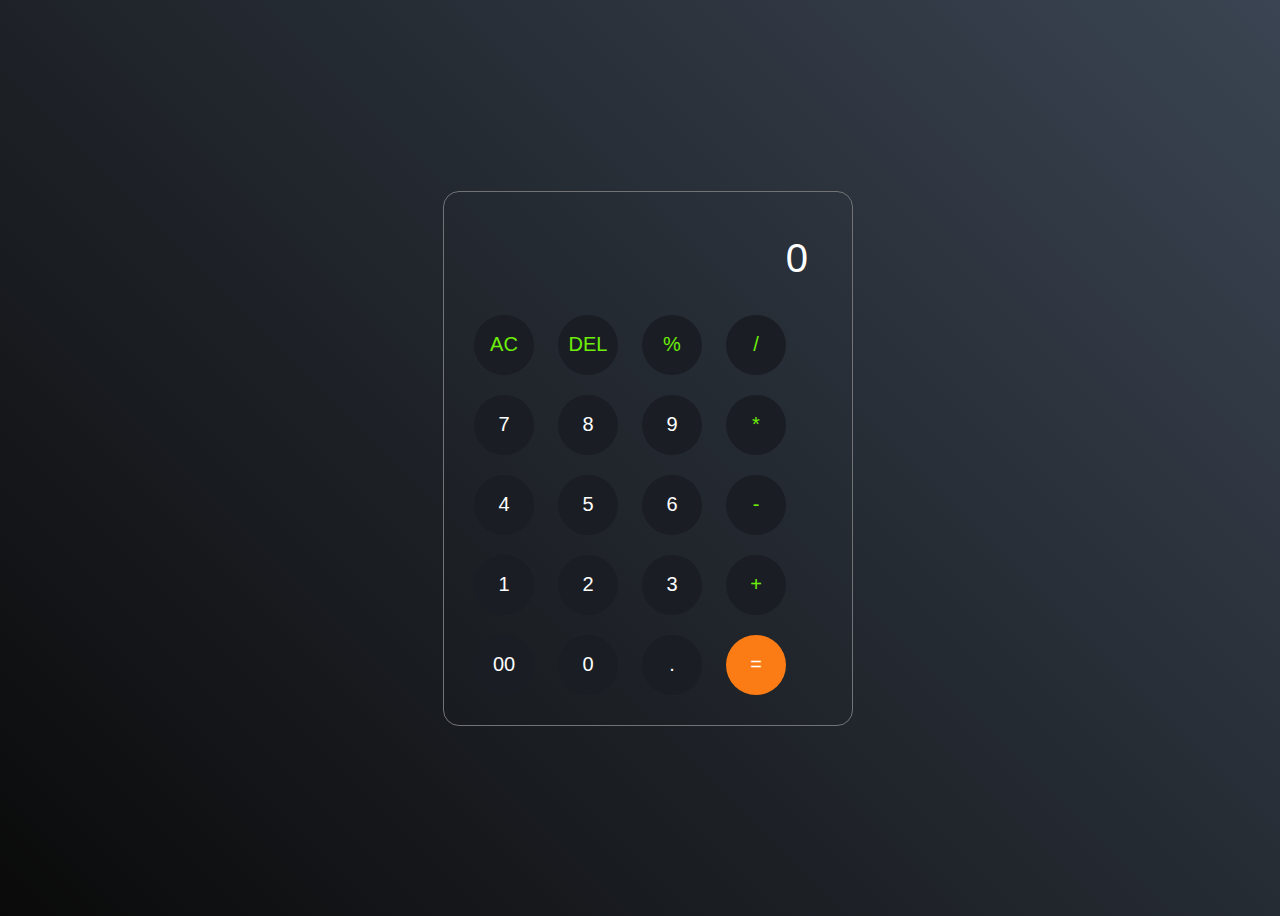
<file: calculator/index.html>
<!DOCTYPE html>
<html lang="en">
<head>
    <meta charset="UTF-8">
    <meta name="viewport" content="width=device-width, initial-scale=1.0">
    <link rel="stylesheet" href="style.css">
    <title>Calculator-By Sunny</title>
</head>
<body>
    <div class="calculator">
        <input type="text" placeholder="0" id="inputBox">
        <div>
            <button class="operator">AC</button>
            <button class="operator">DEL</button>
            <button class="operator">%</button>
            <button class="operator">/</button>
        </div>
        <div>
            <button>7</button>
            <button>8</button>
            <button>9</button>
            <button class="operator">*</button>
        </div>
        <div>
            <button>4</button>
            <button>5</button>
            <button>6</button>
            <button class="operator">-</button>
        </div>
        <div>
            <button>1</button>
            <button>2</button>
            <button>3</button>
            <button class="operator">+</button>
        </div>
        <div>
            <button>00</button>
            <button>0</button>
            <button>.</button>
            <button class="equalBtn">=</button>
        </div>
    </div>

    <script src="script.js"></script>
</body>
</html>
</file>
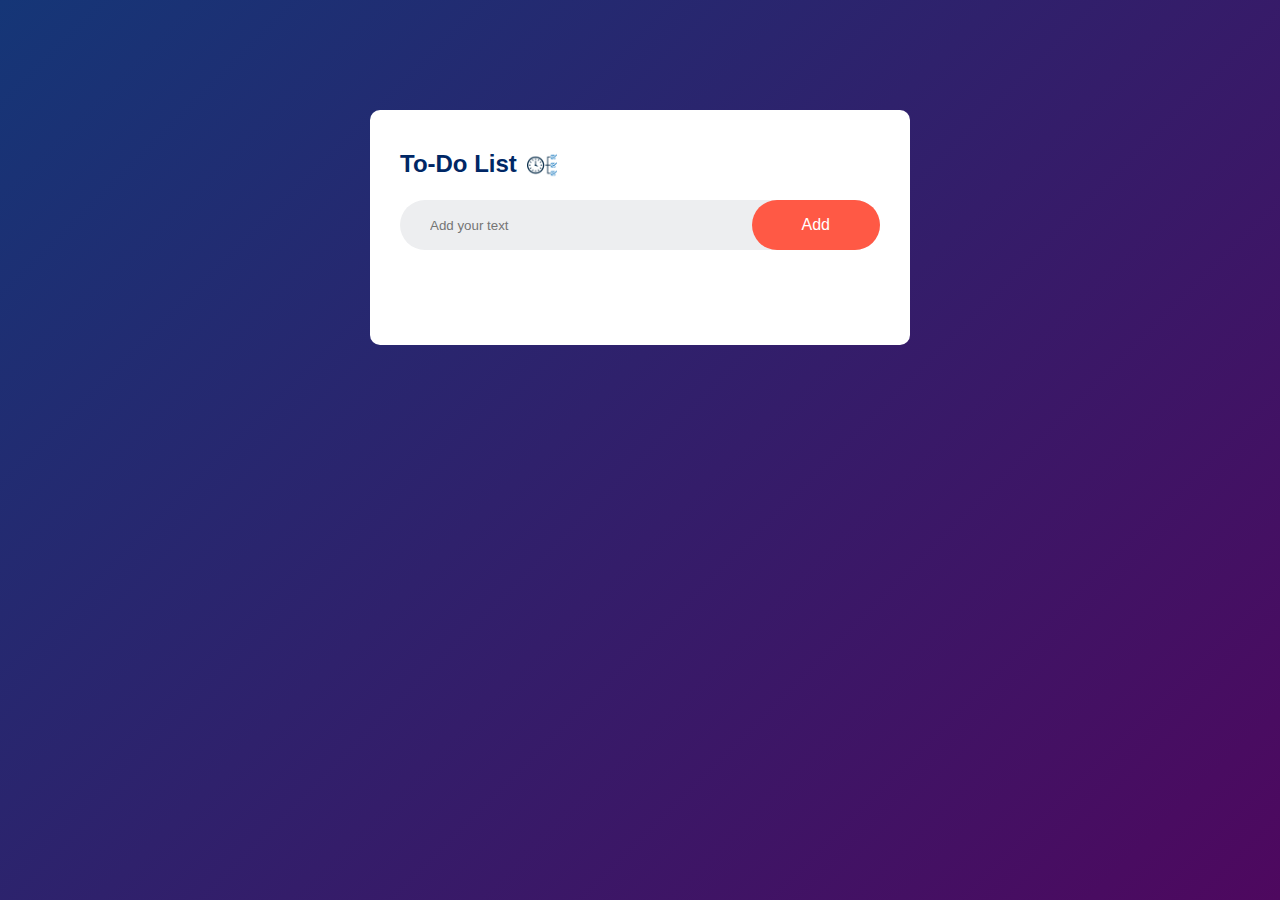
<file: To-do list/index.html>
<!DOCTYPE html>
<html>
    <head>
        <meta name="viewport" content="width=device-width, initial-scale=1">
        <title>To-Do List App - Easy Tutrials</title>
        <link rel="stylesheet" href="style.css">
        <head>
            <body>
                <div class="container">
                    <div class="todo-app">
                        <h2>To-Do List <img src="imagess/checklist.png" alt=""></h2>
                        <div class="row">
                            <input type="'text" id="input-box" placeholder="Add your text">
                            <button onclick="addTask()">Add</button>
                        </div>
                        <ul id="list-container">
                            <!-- <li class="checked">Task 1</li>
                            <li>Task 2</li>
                            <li>Task 3</li> -->
                        </ul>
                    </div>

                </div>
                <script src="script.js"></script>
            </body>
        </head>
    </head>
</html>
</file>
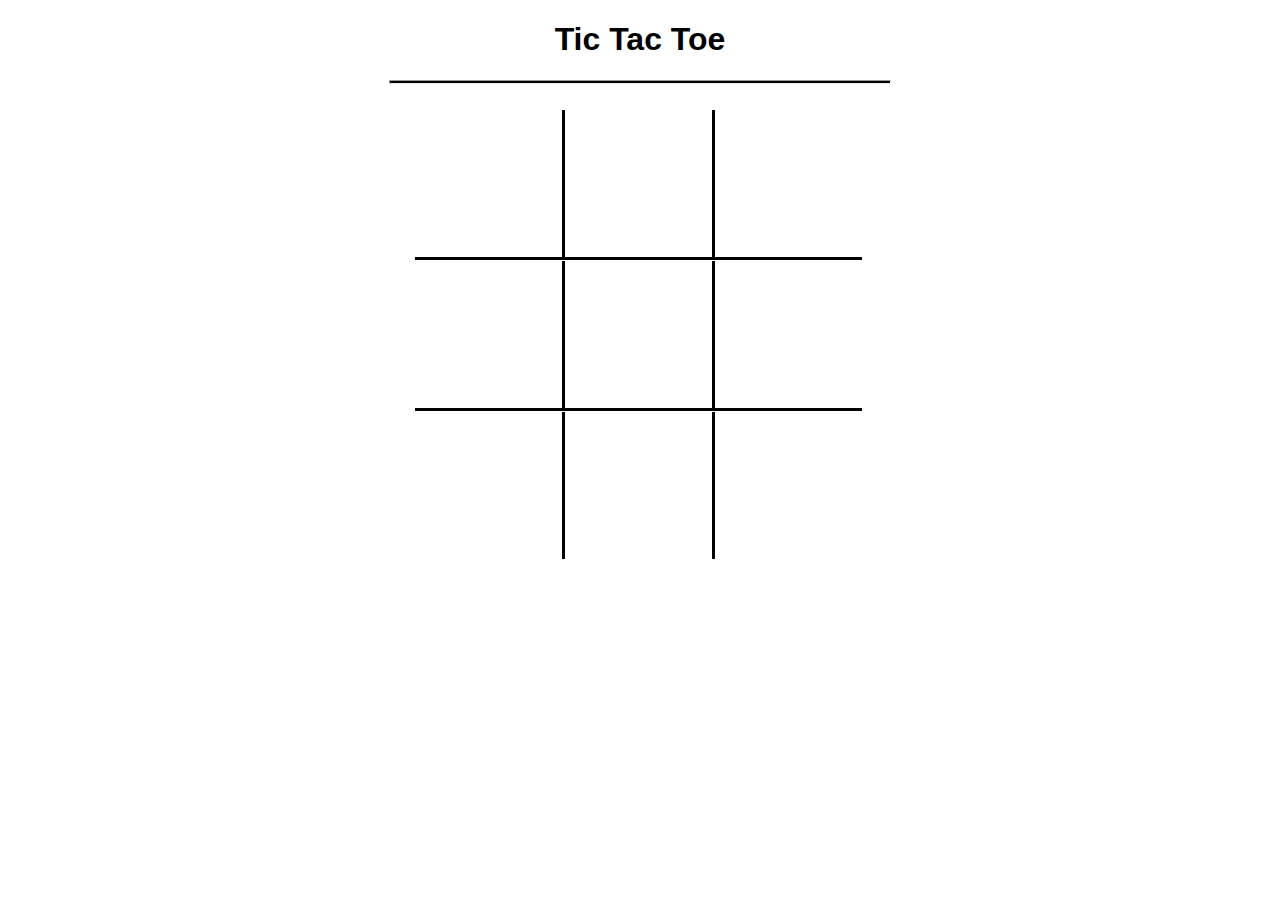
<file: TIC TAC TOE/tictactoe.html>
<!DOCTYPE html>
<html lang="en">
<head>
    <meta charset="UTF-8">
    <meta http-equiv="X-UA-Compatible" content="IE=edge">
    <meta name="viewport" content="width=device-width, initial-scale=1.0">
    <title>Tic Tac Toe</title>
    <link rel="stylesheet" href="tictactoe.css">
    <script src="tictactoe.js"></script>
</head>
<body>
    <h1>Tic Tac Toe</h1>
    <hr>
    <br>
    <!-- 3x3 -->
    <div id="board">
    </div>
</body>
</html>
</file>
<file: calculator/style.css>
import url('https://fonts.googleapis.com/css2?family=Poppins:ital,wght@1,500&display=swap');
*{
    margin: 0;
    padding: 0;
    box-sizing: border-box;
    font-family: 'Poppins', sans-serif;
}

body{
    width: 100%;
    height: 100vh;
    display: flex;
    justify-content: center;
    align-items: center;
    background: linear-gradient(45deg,#0a0a0a, #3a4452);
}

.calculator{
    border: 1px solid #717377;
    padding: 20px;
    border-radius: 16px;
    background: transparent;
    box-shadow: 0px 3px 15px rgpa(113, 115, 119, 0.5);
}

input{
    width: 320px;
    border: none;
    padding: 24px;
    background: transparent;
    box-shadow: 0px 3px 15px rgpa(84, 84, 84, 0.1);
    font-size: 40px;
    text-align: right;
    cursor: pointer;
    color: #ffffff;
}

input::placeholder{
    color: #ffffff;
}

button{
    border: none;
    width: 60px;
    height: 60px;
    margin: 10px;
    border-radius: 50%;
    background: transparent;
    background-color: #1a1e24;
    color:#ffffff;
    font-size: 20px;
    box-shadow: -8px -8px 15px rgpa(255, 255, 255, 1);
    cursor: pointer;

}

.equalBtn{
    background-color: #fb7c14;
}

.operator{
    color: #6dee0a;

}
</file>
<file: To-do list/style.css>
*{
    margin: 0;
    padding: 0;
    font-family:'poppins',sans-serif;
    box-sizing: border-box;

}
.container{
    width: 100%;
    min-height: 100vh;
    background: linear-gradient(135deg, #153677,#4e085f);
    padding: 10px;
}
.todo-app{
    width: 100%;
    max-width: 540px;
    background:fixed#fff;
    margin: 100px auto 20px;
    padding: 40px 30px 70px;
    border-radius: 10px;
}
.todo-app h2{
    color: #002765;
    display: flex;
    align-items: centre;
    margin-bottom: 20px
}
.todo-app h2 img{
    width: 30px;
    margin-left: 10px;
}
.row{
    display:flex;
    align-items: centre;
    justify-content: space-between;
    background: #edeef0;
    border-radius: 30px;
    padding-left: 20px;
    margin-bottom: 25px;
}
input{
    flex: 2;
    border: none;
    outline: none;
    background: transparent;
    padding: 10px;
    font-weight: 14px;
}
button{
    border: none;
    outline: none;
    padding: 16px 50px;
    background: #ff5945;
    color: #fff;
    font-size: 16px;
    cursor: pointer;
    border-radius: 40px;
}
ul li{
    list-style: none;
    font-size: 17px;
    padding: 12px 8px 12px 50px;
    user-select: none;
    cursor: pointer;
    position: relative;
}
ul li::before{
    content: '';
    position: absolute;
    height: 28px;
    width: 28px;
    border-radius: 50%;
    background-image: url(imagess/unchecked.png);
    background-size: cover;
    background-position: centre;
    top: 12px;
    left: 8px;

}
ul li.checked{
    color: #555;
    text-decoration: line-through;
}
ul li.checked::before{
    background-image: url(imagess/checked.jpeg);
}
ul li span{
    position: absolute;
    right: 0;
    top: 5px;
    width: 40px;
    height: 40px;
    font-size: 22px;
    color: #555;
    line-height: 40px;
    text-align: center;
}
ul li span:hover{
    background: #edeef0;
}
</file>
<file: TIC TAC TOE/tictactoe.css>
body {
    font-family: Arial, Helvetica, sans-serif;
    text-align: center;
}

hr {
    width: 500px;
    height: 2px;
    background-color: black;
}


#board {
    width: 450px;
    height: 450px;
    /* background-color: gray; */
    margin: 0 auto;
    display: flex;
    flex-wrap: wrap;
}

.tile {
    width: 147px;
    height: 147px;
    
    /* Text */
    font-size: 150px;
    display: flex;
    justify-content: center; 
    align-items: center;    
}

.winner {
    background-color: lightgray;
    color: red;
}


.horizontal-line {
    border-bottom: 3px solid black;
}

.vertical-line {
    border-right: 3px solid black;
}
</file>
